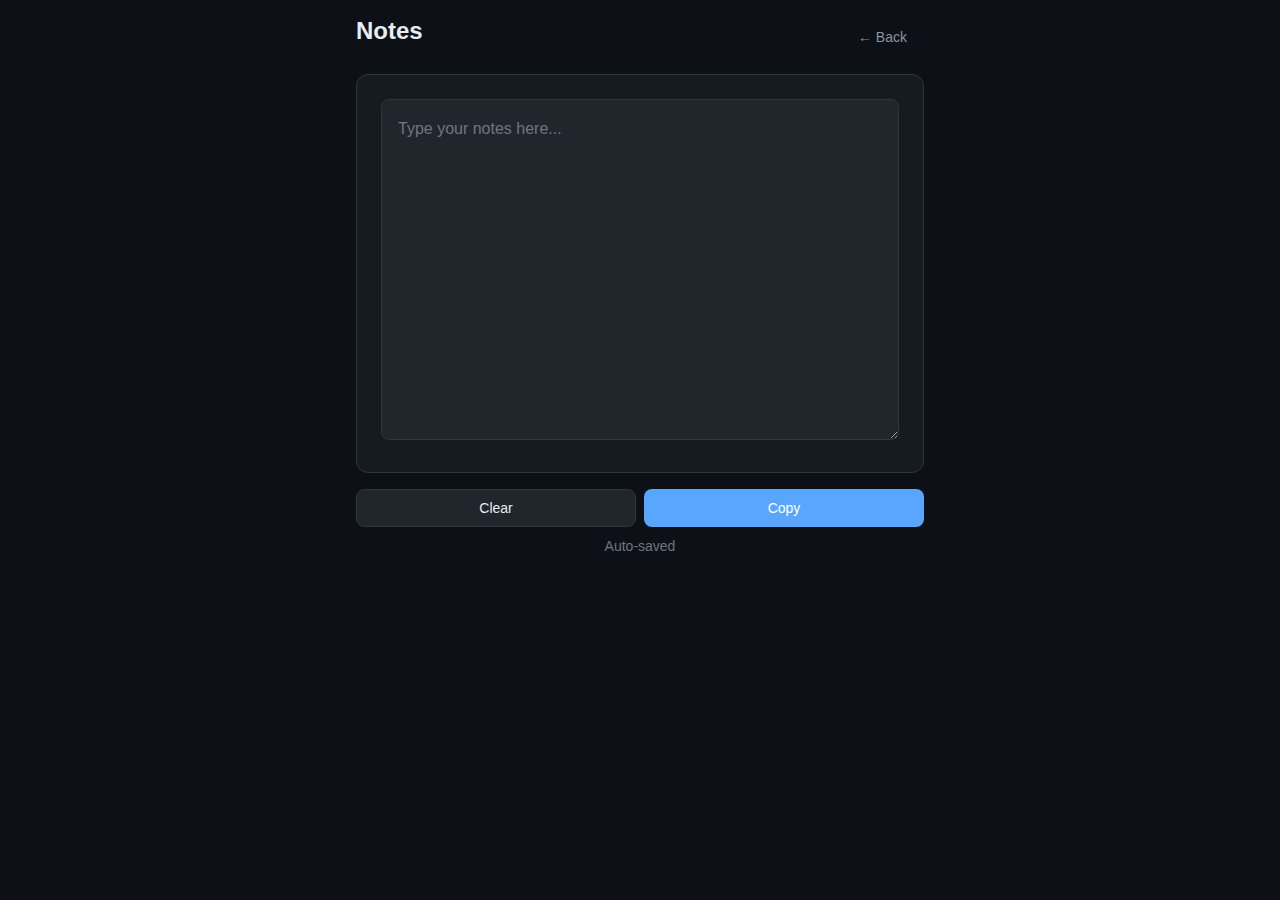
<file: notes.html>
<!DOCTYPE html>
<html lang="en">
<head>
    <meta charset="UTF-8">
    <meta name="viewport" content="width=device-width, initial-scale=1.0">
    <link rel="stylesheet" href="styles.css">
    <script src="theme.js"></script>
    <title>Notes - Event Tools</title>
</head>
<body>
    <div class="container" style="padding: 1rem; max-width: 600px;">
        <header class="flex items-center justify-between mb-4">
            <h1 style="font-size: 1.5rem;">Notes</h1>
            <button class="btn btn-ghost" onclick="window.location.href='index.html'">← Back</button>
        </header>

        <div class="card mb-4">
            <textarea id="notesArea" placeholder="Type your notes here..." rows="12" style="width: 100%; resize: vertical; min-height: 300px;"></textarea>
        </div>

        <div class="flex gap-2">
            <button class="btn btn-secondary" onclick="clearNotes()" style="flex: 1;">Clear</button>
            <button class="btn btn-primary" onclick="copyNotes()" style="flex: 1;">Copy</button>
        </div>

        <p id="saveStatus" class="text-muted text-sm text-center mt-2">Auto-saved</p>
    </div>

    <style>
        #notesArea {
            font-family: inherit;
            font-size: 1rem;
            line-height: 1.6;
            padding: 1rem;
            background: var(--bg-tertiary);
            border: 1px solid var(--border);
            border-radius: var(--radius-md);
            color: var(--text-primary);
        }

        #notesArea:focus {
            outline: none;
            border-color: var(--accent);
        }

        #notesArea::placeholder {
            color: var(--text-muted);
        }
    </style>

    <script>
        const notesArea = document.getElementById('notesArea');
        const saveStatus = document.getElementById('saveStatus');
        let saveTimeout;

        function init() {
            const saved = localStorage.getItem('eventToolsNotes');
            if (saved) {
                notesArea.value = saved;
            }
        }

        function save() {
            localStorage.setItem('eventToolsNotes', notesArea.value);
            saveStatus.textContent = 'Saved';
            setTimeout(() => {
                saveStatus.textContent = 'Auto-saved';
            }, 1000);
        }

        notesArea.addEventListener('input', () => {
            saveStatus.textContent = 'Saving...';
            clearTimeout(saveTimeout);
            saveTimeout = setTimeout(save, 500);
        });

        function clearNotes() {
            if (confirm('Clear all notes?')) {
                notesArea.value = '';
                save();
            }
        }

        function copyNotes() {
            notesArea.select();
            document.execCommand('copy');
            saveStatus.textContent = 'Copied!';
            setTimeout(() => {
                saveStatus.textContent = 'Auto-saved';
            }, 1500);
        }

        init();
    </script>
</body>
</html>
</file>
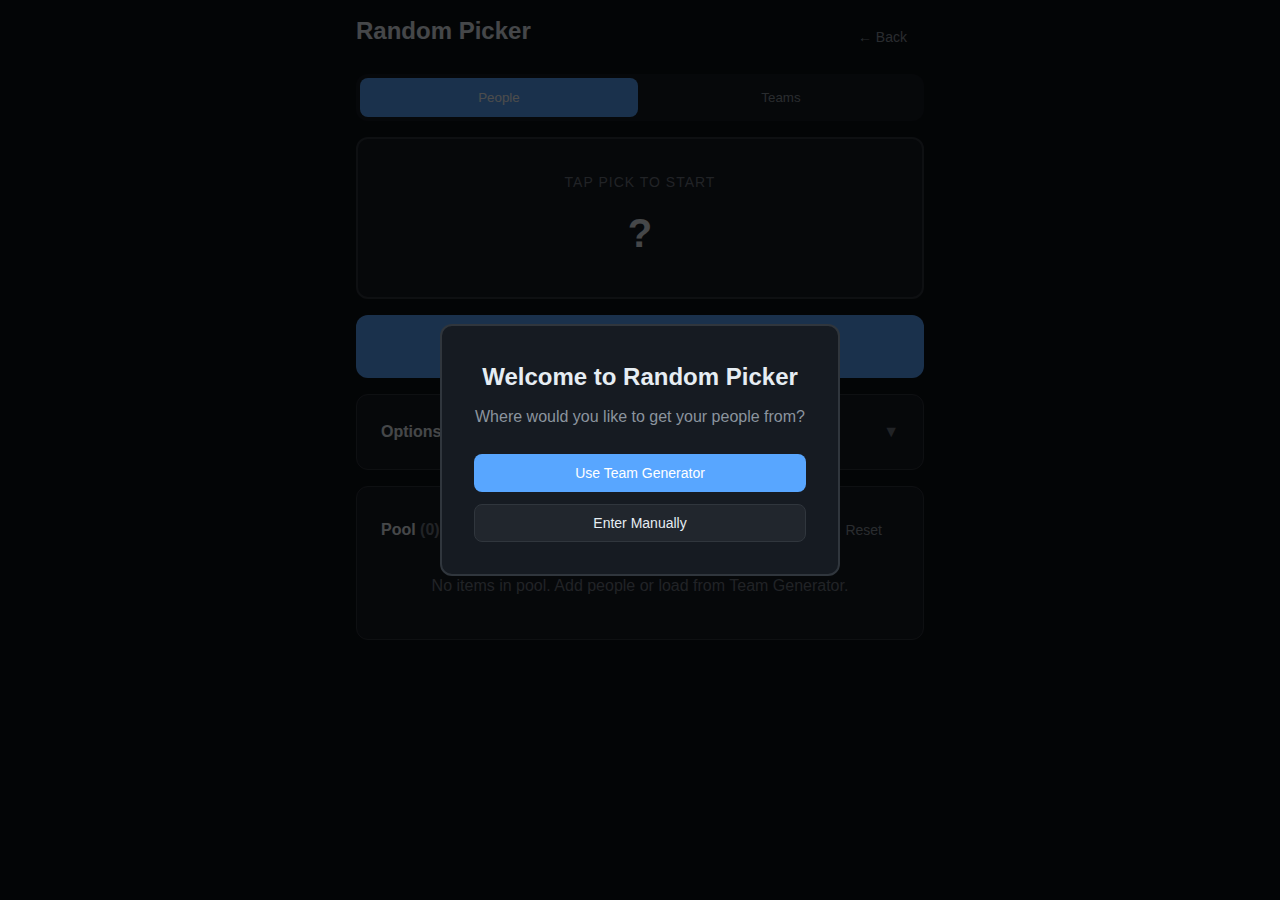
<file: picker.html>
<!DOCTYPE html>
<html lang="en">
<head>
    <meta charset="UTF-8">
    <meta name="viewport" content="width=device-width, initial-scale=1.0">
    <link rel="stylesheet" href="styles.css">
    <script src="theme.js"></script>
    <title>Random Picker - Event Tools</title>
</head>
<body>
    <div class="container" style="padding: 1rem; max-width: 600px;">
        <header class="flex items-center justify-between mb-4">
            <h1 style="font-size: 1.5rem;">Random Picker</h1>
            <button class="btn btn-ghost" onclick="window.location.href='index.html'">← Back</button>
        </header>

        <div class="mode-toggle mb-4">
            <button class="mode-btn active" id="peopleMode" onclick="setMode('people')">People</button>
            <button class="mode-btn" id="teamsMode" onclick="setMode('teams')">Teams</button>
        </div>

        <div id="welcomeModal" class="modal-overlay">
            <div class="modal-content">
                <div class="modal-title">Welcome to Random Picker</div>
                <div class="modal-text">Where would you like to get your people from?</div>
                <div class="modal-buttons">
                    <button class="btn btn-primary" onclick="useTeamGenData()">Use Team Generator</button>
                    <button class="btn btn-secondary" onclick="useManualEntry()">Enter Manually</button>
                </div>
            </div>
        </div>

        <div id="alertDisplay" class="alert-display" style="display: none;">
            <div class="alert-text" id="alertText"></div>
        </div>

        <div id="resultDisplay" class="result-display">
            <div class="result-label">Tap Pick to start</div>
            <div class="result-name" id="resultName">?</div>
        </div>

        <button class="pick-btn" id="pickBtn" onclick="pick()">Spin the Wheel</button>

        <div class="card mt-4">
            <div class="flex items-center justify-between" onclick="toggleOptions()" style="cursor: pointer;">
                <h3 style="font-size: 1rem; margin: 0;">Options</h3>
                <span id="optionsIcon" class="text-muted">▼</span>
            </div>
            <div id="optionsContent" style="display: none;" class="mt-2">
                <div id="peopleOptions">
                    <div class="flex items-center gap-2 mb-2">
                        <input type="checkbox" id="useTeamGen" onchange="toggleSource()">
                        <label for="useTeamGen" style="margin: 0;">Use participants from Team Generator</label>
                    </div>
                    <div id="manualEntry">
                        <label>Add people manually</label>
                        <textarea id="peopleInput" placeholder="Enter names, one per line" rows="4" style="width: 100%; resize: vertical;"></textarea>
                        <button class="btn btn-secondary mt-2" onclick="loadPeople()" style="width: 100%;">Load Names</button>
                    </div>
                </div>
                <div id="teamsOptions" style="display: none;">
                    <p class="text-muted text-sm mb-2">Uses teams from Team Generator</p>
                    <button class="btn btn-secondary" onclick="loadTeams()" style="width: 100%;">Reload Teams</button>
                </div>
                <div class="mt-4">
                    <div class="flex items-center gap-2">
                        <input type="checkbox" id="removeAfterPick">
                        <label for="removeAfterPick" style="margin: 0;">Remove after picking (no repeats)</label>
                    </div>
                </div>
            </div>
        </div>

        <div class="card mt-4">
            <div class="flex items-center justify-between mb-2">
                <h3 style="font-size: 1rem; margin: 0;">Pool <span class="text-muted">(<span id="poolCount">0</span>)</span></h3>
                <button class="btn btn-ghost text-sm" onclick="resetPool()">Reset</button>
            </div>
            <div id="poolList" class="pool-list"></div>
            <div id="emptyPool" class="text-muted text-center" style="padding: 1rem;">
                No items in pool. Add people or load from Team Generator.
            </div>
        </div>

        <div id="historySection" class="card mt-4" style="display: none;">
            <div class="flex items-center justify-between mb-2">
                <h3 style="font-size: 1rem; margin: 0;">History</h3>
                <button class="btn btn-ghost text-sm" onclick="clearHistory()">Clear</button>
            </div>
            <div id="historyList" class="history-list"></div>
        </div>
    </div>

    <style>
        .mode-toggle {
            display: flex;
            background: var(--bg-secondary);
            border-radius: var(--radius-lg);
            padding: 0.25rem;
            gap: 0.25rem;
        }
        
        .mode-btn {
            flex: 1;
            padding: 0.75rem;
            border: none;
            background: transparent;
            color: var(--text-secondary);
            font-weight: 500;
            border-radius: var(--radius-md);
            cursor: pointer;
            transition: all var(--transition);
        }
        
        .mode-btn.active {
            background: var(--accent);
            color: #fff;
        }
        
        .result-display {
            background: var(--bg-secondary);
            border: 2px solid var(--border);
            border-radius: var(--radius-lg);
            padding: 2rem;
            text-align: center;
            margin-bottom: 1rem;
            min-height: 150px;
            display: flex;
            flex-direction: column;
            justify-content: center;
            transition: all var(--transition);
        }
        
        .result-display.spinning {
            border-color: var(--accent);
            background: var(--accent-subtle);
        }
        
        .result-display.winner {
            border-color: var(--success);
            background: rgba(63, 185, 80, 0.1);
            animation: celebrate 0.5s ease-out;
        }
        
        @keyframes celebrate {
            0% { transform: scale(1); }
            50% { transform: scale(1.02); }
            100% { transform: scale(1); }
        }
        
        .result-label {
            font-size: 0.875rem;
            color: var(--text-muted);
            text-transform: uppercase;
            letter-spacing: 1px;
            margin-bottom: 0.5rem;
        }
        
        .result-name {
            font-size: 2.5rem;
            font-weight: 700;
            color: var(--text-primary);
            word-break: break-word;
        }
        
        .result-display.winner .result-name {
            color: var(--success);
        }
        
        .alert-display {
            background: var(--bg-secondary);
            border: 2px solid var(--error);
            border-radius: var(--radius-lg);
            padding: 1.5rem;
            text-align: center;
            margin-bottom: 1rem;
            animation: shake 0.5s ease-out;
        }
        
        .alert-text {
            font-size: 1rem;
            font-weight: 600;
            color: var(--error);
        }
        
        @keyframes shake {
            0%, 100% { transform: translateX(0); }
            20%, 60% { transform: translateX(-5px); }
            40%, 80% { transform: translateX(5px); }
        }
        
        .modal-overlay {
            position: fixed;
            top: 0;
            left: 0;
            right: 0;
            bottom: 0;
            background: rgba(0, 0, 0, 0.7);
            display: flex;
            align-items: center;
            justify-content: center;
            z-index: 1000;
            padding: 1rem;
        }
        
        .modal-content {
            background: var(--bg-secondary);
            border: 2px solid var(--border);
            border-radius: var(--radius-lg);
            padding: 2rem;
            text-align: center;
            max-width: 400px;
            width: 100%;
            animation: modalIn 0.3s ease-out;
        }
        
        @keyframes modalIn {
            from { opacity: 0; transform: scale(0.9); }
            to { opacity: 1; transform: scale(1); }
        }
        
        .modal-title {
            font-size: 1.5rem;
            font-weight: 700;
            color: var(--text-primary);
            margin-bottom: 0.5rem;
        }
        
        .modal-text {
            color: var(--text-secondary);
            margin-bottom: 1.5rem;
        }
        
        .modal-buttons {
            display: flex;
            flex-direction: column;
            gap: 0.75rem;
        }
        
        .pick-btn {
            width: 100%;
            padding: 1.25rem;
            font-size: 1.25rem;
            font-weight: 600;
            background: var(--accent);
            color: #fff;
            border: none;
            border-radius: var(--radius-lg);
            cursor: pointer;
            transition: all var(--transition);
        }
        
        .pick-btn:hover {
            background: var(--accent-hover);
        }
        
        .pick-btn:disabled {
            opacity: 0.5;
            cursor: not-allowed;
        }
        
        .pick-btn:active {
            transform: scale(0.98);
        }
        
        .pool-list {
            display: flex;
            flex-wrap: wrap;
            gap: 0.5rem;
        }
        
        .pool-item {
            padding: 0.375rem 0.75rem;
            background: var(--bg-tertiary);
            border: 1px solid var(--border);
            border-radius: 9999px;
            font-size: 0.875rem;
            color: var(--text-primary);
        }
        
        .pool-item.picked {
            opacity: 0.4;
            text-decoration: line-through;
        }
        
        .history-list {
            display: flex;
            flex-direction: column;
            gap: 0.5rem;
        }
        
        .history-item {
            display: flex;
            align-items: center;
            gap: 0.75rem;
            padding: 0.5rem 0;
            border-bottom: 1px solid var(--border-light);
        }
        
        .history-item:last-child {
            border-bottom: none;
        }
        
        .history-number {
            width: 24px;
            height: 24px;
            background: var(--bg-tertiary);
            border-radius: 50%;
            display: flex;
            align-items: center;
            justify-content: center;
            font-size: 0.75rem;
            color: var(--text-muted);
        }
        
        .history-name {
            font-weight: 500;
        }
    </style>

    <script>
        let mode = 'people';
        let pool = [];
        let originalPool = [];
        let peoplePool = [];
        let peopleOriginalPool = [];
        let history = [];
        let isSpinning = false;

        function setMode(newMode) {
            // Save current pool before switching
            if (mode === 'people') {
                peoplePool = [...pool];
                peopleOriginalPool = [...originalPool];
            }
            
            mode = newMode;
            document.getElementById('peopleMode').classList.toggle('active', mode === 'people');
            document.getElementById('teamsMode').classList.toggle('active', mode === 'teams');
            document.getElementById('peopleOptions').style.display = mode === 'people' ? 'block' : 'none';
            document.getElementById('teamsOptions').style.display = mode === 'teams' ? 'block' : 'none';
            
            if (mode === 'teams') {
                loadTeams();
            } else {
                // Restore people pool
                pool = [...peoplePool];
                originalPool = [...peopleOriginalPool];
                render();
            }
        }

        function toggleOptions() {
            const content = document.getElementById('optionsContent');
            const icon = document.getElementById('optionsIcon');
            const isHidden = content.style.display === 'none';
            content.style.display = isHidden ? 'block' : 'none';
            icon.textContent = isHidden ? '▲' : '▼';
        }

        function toggleSource() {
            const useTeamGen = document.getElementById('useTeamGen').checked;
            document.getElementById('manualEntry').style.display = useTeamGen ? 'none' : 'block';
            
            if (useTeamGen) {
                loadFromTeamGen();
            }
        }

        function showAlert(message) {
            const alertDisplay = document.getElementById('alertDisplay');
            document.getElementById('alertText').textContent = message;
            alertDisplay.style.display = 'block';
            alertDisplay.style.animation = 'none';
            alertDisplay.offsetHeight;
            alertDisplay.style.animation = 'shake 0.5s ease-out';
        }

        function hideAlert() {
            document.getElementById('alertDisplay').style.display = 'none';
        }

        function closeModal() {
            document.getElementById('welcomeModal').style.display = 'none';
        }

        function useTeamGenData() {
            closeModal();
            document.getElementById('useTeamGen').checked = true;
            document.getElementById('manualEntry').style.display = 'none';
            loadFromTeamGen();
        }

        function useManualEntry() {
            closeModal();
            document.getElementById('useTeamGen').checked = false;
            document.getElementById('manualEntry').style.display = 'block';
            toggleOptions();
        }

        function loadFromTeamGen() {
            const saved = localStorage.getItem('eventToolsTeams');
            if (!saved) {
                showAlert('No participants found in Team Generator!');
                document.getElementById('useTeamGen').checked = false;
                document.getElementById('manualEntry').style.display = 'block';
                return;
            }
            hideAlert();
            
            const teams = JSON.parse(saved);
            const allPeople = teams.flatMap(t => t.members);
            pool = [...allPeople];
            originalPool = [...allPeople];
            render();
        }

        function loadPeople() {
            const input = document.getElementById('peopleInput').value;
            const names = input.split('\n').map(n => n.trim()).filter(n => n);
            pool = [...names];
            originalPool = [...names];
            render();
        }

        function loadTeams() {
            const saved = localStorage.getItem('eventToolsTeams');
            if (!saved) {
                showAlert('No teams found! Generate teams in Team Generator first.');
                return;
            }
            hideAlert();
            
            const teams = JSON.parse(saved);
            pool = teams.map(t => t.name);
            originalPool = [...pool];
            render();
        }

        function pick() {
            if (pool.length === 0 || isSpinning) return;
            
            isSpinning = true;
            const display = document.getElementById('resultDisplay');
            const nameEl = document.getElementById('resultName');
            const btn = document.getElementById('pickBtn');
            
            display.classList.remove('winner');
            display.classList.add('spinning');
            btn.disabled = true;
            
            // Spinning animation
            let spins = 0;
            const totalSpins = 20;
            const spinInterval = setInterval(() => {
                const randomIdx = Math.floor(Math.random() * pool.length);
                nameEl.textContent = pool[randomIdx];
                spins++;
                
                if (spins >= totalSpins) {
                    clearInterval(spinInterval);
                    
                    // Final pick
                    const winnerIdx = Math.floor(Math.random() * pool.length);
                    const winner = pool[winnerIdx];
                    
                    nameEl.textContent = winner;
                    display.classList.remove('spinning');
                    display.classList.add('winner');
                    
                    // Add to history
                    history.unshift(winner);
                    
                    // Remove if option checked
                    if (document.getElementById('removeAfterPick').checked) {
                        pool.splice(winnerIdx, 1);
                    }
                    
                    isSpinning = false;
                    btn.disabled = false;
                    render();
                    
                    // Play sound
                    playWinSound();
                }
            }, 80);
        }

        function playWinSound() {
            const audioContext = new (window.AudioContext || window.webkitAudioContext)();
            
            [0, 100, 200].forEach((delay, i) => {
                setTimeout(() => {
                    const oscillator = audioContext.createOscillator();
                    const gainNode = audioContext.createGain();
                    
                    oscillator.connect(gainNode);
                    gainNode.connect(audioContext.destination);
                    
                    oscillator.frequency.value = 600 + (i * 200);
                    oscillator.type = 'sine';
                    
                    gainNode.gain.setValueAtTime(0.2, audioContext.currentTime);
                    gainNode.gain.exponentialRampToValueAtTime(0.01, audioContext.currentTime + 0.15);
                    
                    oscillator.start(audioContext.currentTime);
                    oscillator.stop(audioContext.currentTime + 0.15);
                }, delay);
            });
            
            if (navigator.vibrate) {
                navigator.vibrate([100, 50, 100]);
            }
        }

        function resetPool() {
            pool = [...originalPool];
            render();
        }

        function clearHistory() {
            history = [];
            render();
        }

        function render() {
            const poolList = document.getElementById('poolList');
            const poolCount = document.getElementById('poolCount');
            const emptyPool = document.getElementById('emptyPool');
            const historySection = document.getElementById('historySection');
            const historyList = document.getElementById('historyList');
            
            poolCount.textContent = pool.length;
            
            if (pool.length === 0 && originalPool.length === 0) {
                poolList.innerHTML = '';
                emptyPool.style.display = 'block';
            } else {
                emptyPool.style.display = 'none';
                poolList.innerHTML = originalPool.map(item => {
                    const isPicked = !pool.includes(item);
                    return `<span class="pool-item ${isPicked ? 'picked' : ''}">${item}</span>`;
                }).join('');
            }
            
            if (history.length > 0) {
                historySection.style.display = 'block';
                historyList.innerHTML = history.map((item, i) => `
                    <div class="history-item">
                        <span class="history-number">${i + 1}</span>
                        <span class="history-name">${item}</span>
                    </div>
                `).join('');
            } else {
                historySection.style.display = 'none';
            }
        }

        render();
    </script>
</body>
</html>
</file>
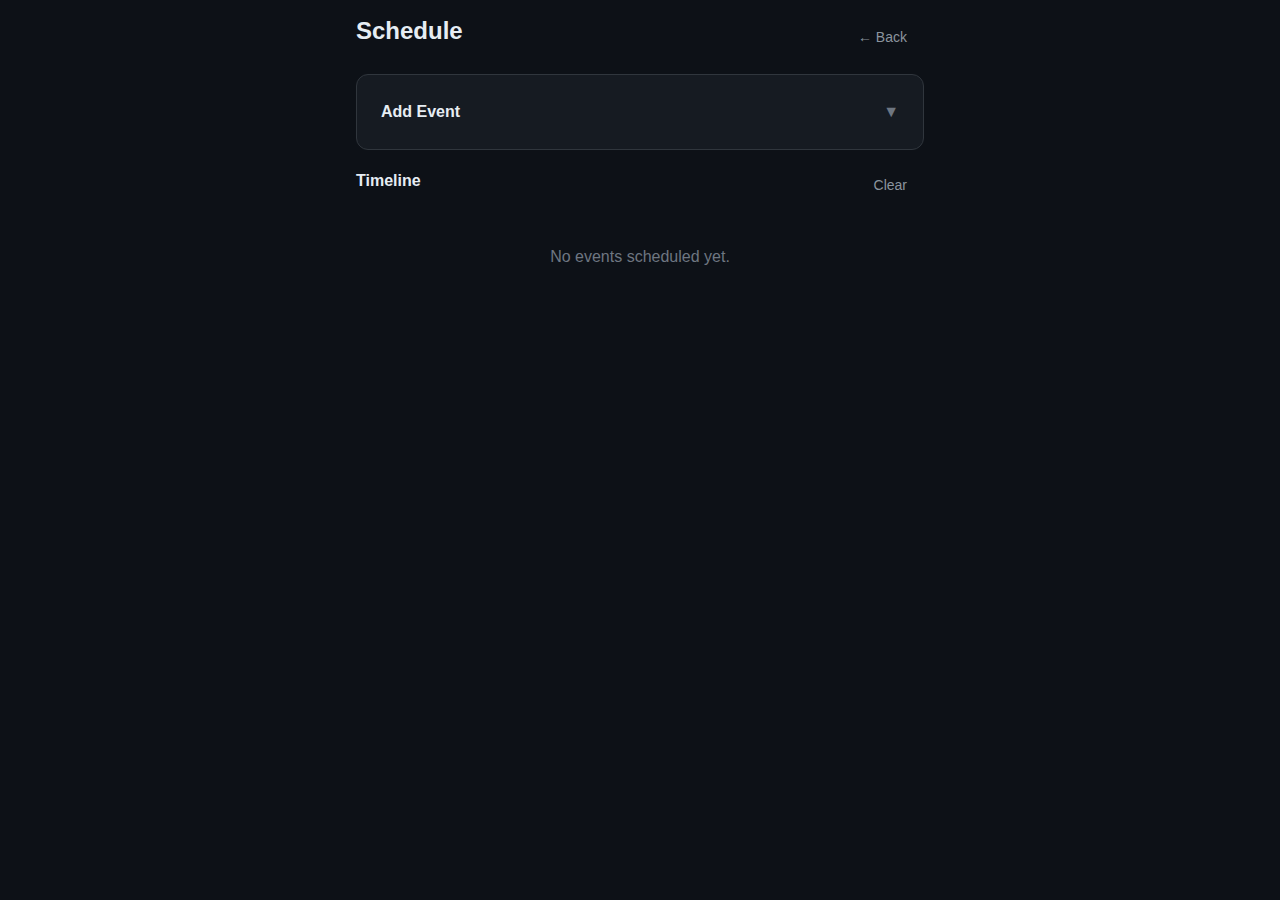
<file: schedule.html>
<!DOCTYPE html>
<html lang="en">
<head>
    <meta charset="UTF-8">
    <meta name="viewport" content="width=device-width, initial-scale=1.0">
    <link rel="stylesheet" href="styles.css">
    <script src="theme.js"></script>
    <title>Schedule - Event Tools</title>
</head>
<body>
    <div class="container" style="padding: 1rem; max-width: 600px;">
        <header class="flex items-center justify-between mb-4">
            <h1 style="font-size: 1.5rem;">Schedule</h1>
            <button class="btn btn-ghost" onclick="window.location.href='index.html'">← Back</button>
        </header>

        <div class="card mb-4">
            <div class="flex items-center justify-between" onclick="toggleAddForm()" style="cursor: pointer;">
                <h3 style="font-size: 1rem; margin: 0;">Add Event</h3>
                <span id="toggleIcon" class="text-muted">▼</span>
            </div>
            <div id="addEventForm" class="flex flex-col gap-2 mt-2" style="display: none;">
                <div id="formAlert" class="form-alert" style="display: none;">
                    <div class="form-alert-text">Please enter a time and title</div>
                </div>
                <div class="flex gap-2">
                    <div style="flex: 1;">
                        <label for="eventTime">Time</label>
                        <input type="time" id="eventTime">
                    </div>
                    <div style="flex: 1;">
                        <label for="eventDuration">Duration (min)</label>
                        <input type="number" id="eventDuration" value="30" min="5" step="5">
                    </div>
                </div>
                <div>
                    <label for="eventTitle">Title</label>
                    <input type="text" id="eventTitle" placeholder="e.g., Opening Ceremony">
                </div>
                <div>
                    <label for="eventLocation">Location (optional)</label>
                    <input type="text" id="eventLocation" placeholder="e.g., Main Hall">
                </div>
                <button class="btn btn-primary" onclick="addEvent()">Add to Schedule</button>
            </div>
        </div>

        <div class="flex items-center justify-between mb-2">
            <h3 style="font-size: 1rem;">Timeline</h3>
            <div class="flex gap-2">
                <button class="btn btn-ghost text-sm" onclick="clearSchedule()">Clear</button>
            </div>
        </div>

        <div id="scheduleList" class="schedule-list"></div>
        
        <div id="emptyState" class="text-muted text-center" style="padding: 2rem;">
            No events scheduled yet.
        </div>
    </div>

    <style>
        .schedule-list {
            display: flex;
            flex-direction: column;
            gap: 0;
        }
        
        .schedule-item {
            display: flex;
            gap: 1rem;
            padding: 1rem 0;
            border-bottom: 1px solid var(--border-light);
            position: relative;
        }
        
        .schedule-item:last-child {
            border-bottom: none;
        }
        
        .schedule-time {
            min-width: 70px;
            text-align: right;
        }
        
        .schedule-time-start {
            font-weight: 600;
            color: var(--text-primary);
            font-size: 1rem;
        }
        
        .schedule-time-end {
            font-size: 0.75rem;
            color: var(--text-muted);
        }
        
        .schedule-line {
            width: 3px;
            background: var(--border);
            border-radius: 2px;
            position: relative;
        }
        
        .schedule-item.current .schedule-line {
            background: var(--accent);
        }
        
        .schedule-item.past .schedule-line {
            background: var(--text-muted);
            opacity: 0.5;
        }
        
        .schedule-dot {
            width: 11px;
            height: 11px;
            background: var(--bg-tertiary);
            border: 3px solid var(--border);
            border-radius: 50%;
            position: absolute;
            left: -4px;
            top: 0;
        }
        
        .schedule-item.current .schedule-dot {
            background: var(--accent);
            border-color: var(--accent);
            box-shadow: 0 0 0 4px var(--accent-subtle);
        }
        
        .schedule-item.past .schedule-dot {
            background: var(--text-muted);
            border-color: var(--text-muted);
            opacity: 0.5;
        }
        
        .schedule-content {
            flex: 1;
            min-width: 0;
        }
        
        .schedule-title {
            font-weight: 600;
            color: var(--text-primary);
            margin-bottom: 0.25rem;
        }
        
        .schedule-item.past .schedule-title {
            color: var(--text-muted);
        }
        
        .schedule-item.current .schedule-title {
            color: var(--accent);
        }
        
        .schedule-location {
            font-size: 0.875rem;
            color: var(--text-muted);
        }
        
        .schedule-duration {
            font-size: 0.75rem;
            color: var(--text-muted);
            background: var(--bg-tertiary);
            padding: 0.125rem 0.5rem;
            border-radius: 9999px;
            display: inline-block;
            margin-top: 0.25rem;
        }
        
        .schedule-item.current {
            background: var(--accent-subtle);
            margin: 0 -1rem;
            padding: 1rem;
            border-radius: var(--radius-md);
        }
        
        .schedule-actions {
            opacity: 0;
            transition: opacity var(--transition);
        }
        
        .schedule-item:hover .schedule-actions {
            opacity: 1;
        }
        
        .delete-btn {
            background: none;
            border: none;
            color: var(--text-muted);
            cursor: pointer;
            padding: 0.25rem;
            font-size: 1.25rem;
        }
        
        .delete-btn:hover {
            color: var(--error);
        }
        
        .now-indicator {
            display: inline-block;
            font-size: 0.7rem;
            font-weight: 600;
            text-transform: uppercase;
            background: var(--accent);
            color: #fff;
            padding: 0.125rem 0.375rem;
            border-radius: 4px;
            margin-left: 0.5rem;
        }
        
        .form-alert {
            background: var(--bg-secondary);
            border: 2px solid var(--error);
            border-radius: var(--radius-lg);
            padding: 1rem;
            text-align: center;
            animation: shake 0.5s ease-out;
        }
        
        .form-alert-text {
            font-weight: 600;
            color: var(--error);
        }
        
        @keyframes shake {
            0%, 100% { transform: translateX(0); }
            20%, 60% { transform: translateX(-5px); }
            40%, 80% { transform: translateX(5px); }
        }
    </style>

    <script>
        let events = [];

        function init() {
            const saved = localStorage.getItem('eventToolsSchedule');
            if (saved) {
                events = JSON.parse(saved);
            }
            render();
            
            // Update current event every minute
            setInterval(render, 60000);
        }

        function save() {
            localStorage.setItem('eventToolsSchedule', JSON.stringify(events));
        }

        function addEvent() {
            const time = document.getElementById('eventTime').value;
            const duration = parseInt(document.getElementById('eventDuration').value) || 30;
            const title = document.getElementById('eventTitle').value.trim();
            const location = document.getElementById('eventLocation').value.trim();

            if (!time || !title) {
                showFormAlert();
                return;
            }
            hideFormAlert();

            events.push({
                id: Date.now(),
                time,
                duration,
                title,
                location
            });

            events.sort((a, b) => a.time.localeCompare(b.time));
            save();
            render();

            // Clear form
            document.getElementById('eventTitle').value = '';
            document.getElementById('eventLocation').value = '';
        }

        function toggleAddForm() {
            const form = document.getElementById('addEventForm');
            const icon = document.getElementById('toggleIcon');
            const isHidden = form.style.display === 'none';
            form.style.display = isHidden ? 'flex' : 'none';
            icon.textContent = isHidden ? '▲' : '▼';
        }

        function showFormAlert() {
            const alert = document.getElementById('formAlert');
            alert.style.display = 'block';
            alert.style.animation = 'none';
            alert.offsetHeight;
            alert.style.animation = 'shake 0.5s ease-out';
        }

        function hideFormAlert() {
            document.getElementById('formAlert').style.display = 'none';
        }

        function deleteEvent(id) {
            events = events.filter(e => e.id !== id);
            save();
            render();
        }

        function clearSchedule() {
            if (confirm('Clear entire schedule?')) {
                events = [];
                save();
                render();
            }
        }

        function formatTime(timeStr) {
            const [hours, minutes] = timeStr.split(':');
            const h = parseInt(hours);
            const ampm = h >= 12 ? 'PM' : 'AM';
            const h12 = h % 12 || 12;
            return `${h12}:${minutes} ${ampm}`;
        }

        function getEndTime(timeStr, duration) {
            const [hours, minutes] = timeStr.split(':').map(Number);
            const totalMinutes = hours * 60 + minutes + duration;
            const endHours = Math.floor(totalMinutes / 60) % 24;
            const endMinutes = totalMinutes % 60;
            return `${String(endHours).padStart(2, '0')}:${String(endMinutes).padStart(2, '0')}`;
        }

        function getEventStatus(event) {
            const now = new Date();
            const nowMinutes = now.getHours() * 60 + now.getMinutes();
            
            const [startH, startM] = event.time.split(':').map(Number);
            const startMinutes = startH * 60 + startM;
            const endMinutes = startMinutes + event.duration;

            if (nowMinutes >= startMinutes && nowMinutes < endMinutes) {
                return 'current';
            } else if (nowMinutes >= endMinutes) {
                return 'past';
            }
            return 'upcoming';
        }

        function render() {
            const list = document.getElementById('scheduleList');
            const emptyState = document.getElementById('emptyState');

            if (events.length === 0) {
                list.innerHTML = '';
                emptyState.style.display = 'block';
                return;
            }

            emptyState.style.display = 'none';

            list.innerHTML = events.map(event => {
                const status = getEventStatus(event);
                const endTime = getEndTime(event.time, event.duration);
                
                return `
                    <div class="schedule-item ${status}">
                        <div class="schedule-time">
                            <div class="schedule-time-start">${formatTime(event.time)}</div>
                            <div class="schedule-time-end">→ ${formatTime(endTime)}</div>
                        </div>
                        <div class="schedule-line">
                            <div class="schedule-dot"></div>
                        </div>
                        <div class="schedule-content">
                            <div class="schedule-title">
                                ${event.title}
                                ${status === 'current' ? '<span class="now-indicator">Now</span>' : ''}
                            </div>
                            ${event.location ? `<div class="schedule-location">${event.location}</div>` : ''}
                            <span class="schedule-duration">${event.duration} min</span>
                        </div>
                        <div class="schedule-actions">
                            <button class="delete-btn" onclick="deleteEvent(${event.id})">&times;</button>
                        </div>
                    </div>
                `;
            }).join('');
        }

        init();
    </script>
</body>
</html>
</file>
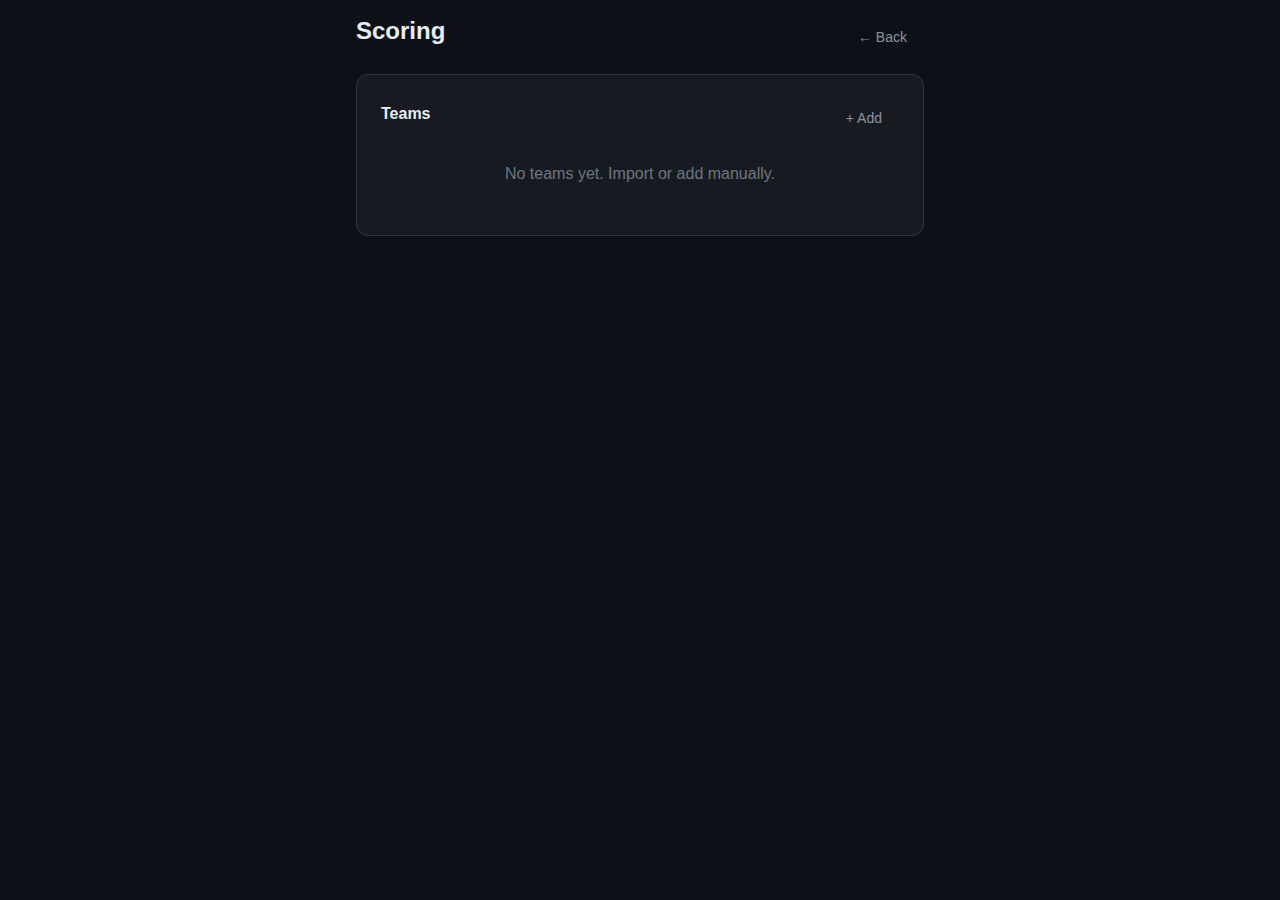
<file: scoring.html>
<!DOCTYPE html>
<html lang="en">
<head>
    <meta charset="UTF-8">
    <meta name="viewport" content="width=device-width, initial-scale=1.0">
    <link rel="stylesheet" href="styles.css">
    <script src="theme.js"></script>
    <title>Scoring - Event Tools</title>
</head>
<body>
    <div class="container" style="padding: 1rem; max-width: 600px;">
        <header class="flex items-center justify-between mb-4">
            <h1 style="font-size: 1.5rem;">Scoring</h1>
            <button class="btn btn-ghost" onclick="window.location.href='index.html'">← Back</button>
        </header>

        <div class="card mb-4">
            <div class="flex flex-col gap-2">
                <div class="flex items-center justify-between">
                    <h3 style="font-size: 1rem;">Teams</h3>
                    <button class="btn btn-ghost" onclick="addTeam()">+ Add</button>
                </div>
                <button class="btn btn-secondary" id="importBtn" onclick="importFromTeamGen()" style="width: 100%;">Import from Team Generator</button>
            </div>
            <div id="noTeams" class="text-muted text-center" style="padding: 1.5rem;">
                No teams yet. Import or add manually.
            </div>
        </div>

        <div id="scoreboard" class="scoreboard-grid"></div>

        <div id="actionsBar" class="actions-bar" style="display: none;">
            <button class="btn btn-ghost action-btn" id="undoBtn" onclick="undo()" style="display: none;">↩ Undo</button>
            <button class="btn btn-primary action-btn" onclick="addRound()">+ Round</button>
            <button class="btn btn-secondary action-btn" id="removeRoundBtn" onclick="removeRound()">− Round</button>
            <button class="btn btn-secondary action-btn" onclick="resetScores()">Reset</button>
            <button class="btn btn-ghost action-btn" onclick="clearAll()">Clear</button>
        </div>
    </div>

    <style>
        .scoreboard-grid {
            display: flex;
            flex-direction: column;
            gap: 0.75rem;
            padding-bottom: 5rem;
        }
        
        .team-card {
            background: var(--bg-secondary);
            border: 1px solid var(--border);
            border-radius: var(--radius-lg);
            padding: 1rem;
            transition: all var(--transition);
        }
        
        .team-card.leader {
            border-color: var(--success);
            background: rgba(63, 185, 80, 0.08);
        }
        
        .team-header {
            display: flex;
            align-items: center;
            justify-content: space-between;
            margin-bottom: 0.75rem;
        }
        
        .team-name-input {
            background: transparent;
            border: none;
            font-weight: 600;
            color: var(--text-primary);
            font-size: 1.1rem;
            padding: 0;
            flex: 1;
            min-width: 0;
        }
        
        .team-name-input:focus {
            outline: none;
            border-bottom: 1px solid var(--accent);
        }
        
        .team-total {
            font-size: 1.75rem;
            font-weight: 700;
            color: var(--accent);
            margin-left: 0.5rem;
        }
        
        .team-card.leader .team-total {
            color: var(--success);
        }
        
        .rounds-grid {
            display: grid;
            grid-template-columns: repeat(auto-fill, minmax(70px, 1fr));
            gap: 0.5rem;
        }
        
        .round-item {
            display: flex;
            flex-direction: column;
            align-items: center;
        }
        
        .round-label {
            font-size: 0.7rem;
            color: var(--text-muted);
            margin-bottom: 0.25rem;
            text-transform: uppercase;
            letter-spacing: 0.5px;
        }
        
        .round-input {
            width: 100%;
            text-align: center;
            padding: 0.75rem 0.5rem;
            font-size: 1.1rem;
            font-weight: 600;
            border-radius: var(--radius-md);
        }
        
        .remove-btn {
            background: none;
            border: none;
            color: var(--text-muted);
            cursor: pointer;
            padding: 0.5rem;
            font-size: 1.25rem;
            line-height: 1;
            margin-left: 0.5rem;
        }
        
        .remove-btn:hover {
            color: var(--error);
        }
        
        .actions-bar {
            position: fixed;
            bottom: 0;
            left: 0;
            right: 0;
            background: var(--bg-secondary);
            border-top: 1px solid var(--border);
            padding: 0.75rem 1rem;
            display: flex;
            gap: 0.5rem;
            justify-content: center;
        }
        
        .action-btn {
            flex: 1;
            max-width: 120px;
            padding: 0.75rem 0.5rem;
            font-size: 0.875rem;
        }
        
        .no-rounds-msg {
            text-align: center;
            color: var(--text-muted);
            font-size: 0.875rem;
            padding: 0.5rem;
            background: var(--bg-tertiary);
            border-radius: var(--radius-sm);
        }
        
        .rank-badge {
            font-size: 0.7rem;
            padding: 0.2rem 0.5rem;
            background: var(--bg-tertiary);
            border-radius: 9999px;
            color: var(--text-muted);
            margin-right: 0.5rem;
        }
        
        .team-card.leader .rank-badge {
            background: var(--success);
            color: #fff;
        }
    </style>

    <script>
        let teams = [];
        let rounds = 0;
        let undoStack = [];
        const MAX_UNDO = 20;

        function saveState() {
            undoStack.push(JSON.stringify({ teams: JSON.parse(JSON.stringify(teams)), rounds }));
            if (undoStack.length > MAX_UNDO) undoStack.shift();
            updateUndoButton();
        }

        function undo() {
            if (undoStack.length === 0) return;
            const state = JSON.parse(undoStack.pop());
            teams = state.teams;
            rounds = state.rounds;
            save();
            render();
            updateUndoButton();
        }

        function updateUndoButton() {
            const btn = document.getElementById('undoBtn');
            if (btn) btn.style.display = undoStack.length > 0 ? 'block' : 'none';
        }

        function init() {
            const saved = localStorage.getItem('eventToolsScoring');
            if (saved) {
                const data = JSON.parse(saved);
                teams = data.teams || [];
                rounds = data.rounds || 0;
            }
            render();
        }

        function save() {
            localStorage.setItem('eventToolsScoring', JSON.stringify({ teams, rounds }));
        }

        function importFromTeamGen() {
            const savedTeams = localStorage.getItem('eventToolsTeams');
            if (!savedTeams) {
                alert('No teams found! Generate teams in Team Generator first.');
                return;
            }
            
            const teamsData = JSON.parse(savedTeams);
            teams = teamsData.map(t => ({
                name: t.name,
                scores: Array(rounds).fill(0)
            }));
            save();
            render();
        }

        function addTeam() {
            saveState();
            teams.push({
                name: `Team ${teams.length + 1}`,
                scores: Array(rounds).fill(0)
            });
            save();
            render();
        }

        function removeTeam(index) {
            if (confirm(`Remove ${teams[index].name}?`)) {
                saveState();
                teams.splice(index, 1);
                save();
                render();
            }
        }

        function updateTeamName(index, name) {
            saveState();
            teams[index].name = name;
            save();
        }

        function updateScore(teamIndex, roundIndex, value) {
            saveState();
            teams[teamIndex].scores[roundIndex] = parseInt(value) || 0;
            save();
            render();
        }

        function addRound() {
            saveState();
            rounds++;
            teams.forEach(team => team.scores.push(0));
            save();
            render();
        }

        function removeRound() {
            if (rounds > 0) {
                saveState();
                rounds--;
                teams.forEach(team => team.scores.pop());
                save();
                render();
            }
        }

        function resetScores() {
            if (confirm('Reset all scores to 0?')) {
                saveState();
                teams.forEach(team => {
                    team.scores = team.scores.map(() => 0);
                });
                save();
                render();
            }
        }

        function clearAll() {
            if (confirm('Clear all teams and scores?')) {
                teams = [];
                rounds = 0;
                localStorage.removeItem('eventToolsScoring');
                render();
            }
        }

        function getTotal(team) {
            return team.scores.reduce((sum, s) => sum + s, 0);
        }

        function render() {
            const scoreboard = document.getElementById('scoreboard');
            const noTeams = document.getElementById('noTeams');
            const actionsBar = document.getElementById('actionsBar');
            const importBtn = document.getElementById('importBtn');

            const hasTeamGenTeams = !!localStorage.getItem('eventToolsTeams');
            importBtn.style.display = hasTeamGenTeams ? 'block' : 'none';

            if (teams.length === 0) {
                noTeams.style.display = 'block';
                scoreboard.innerHTML = '';
                actionsBar.style.display = 'none';
                return;
            }

            noTeams.style.display = 'none';
            actionsBar.style.display = 'flex';
            
            const removeRoundBtn = document.getElementById('removeRoundBtn');
            removeRoundBtn.style.display = rounds > 0 ? 'block' : 'none';

            // Sort teams by score for ranking
            const sortedTeams = teams.map((t, i) => ({ ...t, originalIndex: i, total: getTotal(t) }))
                .sort((a, b) => b.total - a.total);
            
            const maxScore = sortedTeams[0]?.total || 0;

            // Render team cards
            scoreboard.innerHTML = teams.map((team, i) => {
                const total = getTotal(team);
                const isLeader = total === maxScore && total > 0;
                const rank = sortedTeams.findIndex(t => t.originalIndex === i) + 1;
                
                return `
                    <div class="team-card ${isLeader ? 'leader' : ''}">
                        <div class="team-header">
                            <span class="rank-badge">#${rank}</span>
                            <input type="text" class="team-name-input" value="${team.name}" 
                                onchange="updateTeamName(${i}, this.value)">
                            <span class="team-total">${total}</span>
                            <button class="remove-btn" onclick="removeTeam(${i})">&times;</button>
                        </div>
                        ${rounds > 0 ? `
                            <div class="rounds-grid">
                                ${team.scores.map((score, r) => `
                                    <div class="round-item">
                                        <span class="round-label">R${r + 1}</span>
                                        <input type="number" class="round-input" value="${score}" 
                                            onchange="updateScore(${i}, ${r}, this.value)">
                                    </div>
                                `).join('')}
                            </div>
                        ` : `
                            <div class="no-rounds-msg">Tap "+ Round" to start scoring</div>
                        `}
                    </div>
                `;
            }).join('');
        }

        init();
    </script>
</body>
</html>
</file>
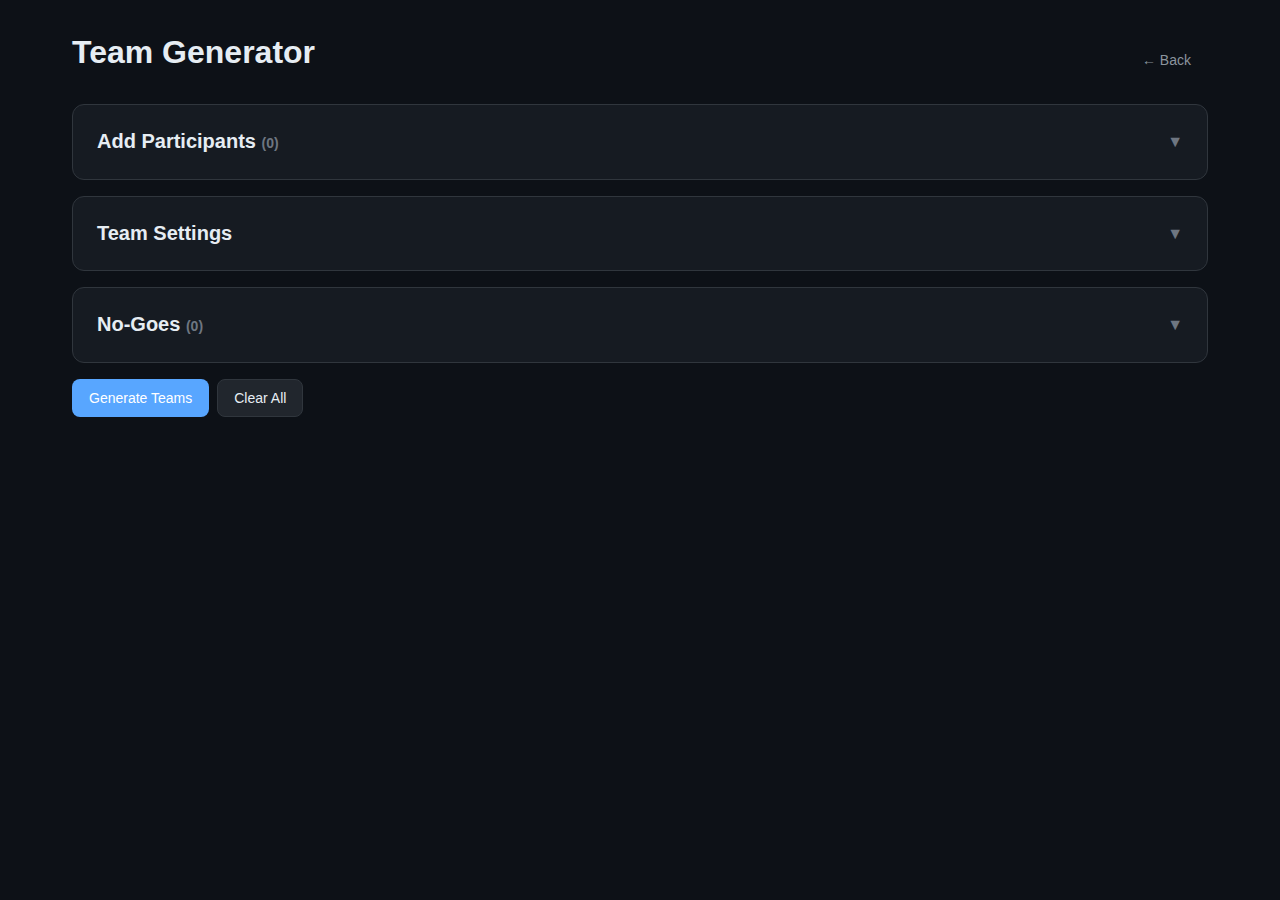
<file: teamgen.html>
<!DOCTYPE html>
<html lang="en">
<head>
    <meta charset="UTF-8">
    <meta name="viewport" content="width=device-width, initial-scale=1.0">
    <link rel="stylesheet" href="styles.css">
    <script src="theme.js"></script>
    <title>Team Generator - Event Tools</title>
</head>
<body>
    <div class="container">
        <header class="flex items-center justify-between mb-4">
            <h1>Team Generator</h1>
            <button class="btn btn-ghost" onclick="window.location.href='index.html'">← Back</button>
        </header>

        <div class="card mb-4">
            <div class="flex items-center justify-between" onclick="toggleSection('participants')" style="cursor: pointer;">
                <h3 style="margin: 0;">Add Participants <span class="text-muted text-sm">(<span id="participantCount">0</span>)</span></h3>
                <span id="participantsIcon" class="text-muted">▼</span>
            </div>
            <div id="participantsContent" style="display: none;" class="mt-2">
                <div class="flex items-center justify-between mb-2">
                    <div></div>
                    <button class="btn btn-ghost text-sm" onclick="event.stopPropagation(); toggleBulkMode()" id="bulkToggle">Bulk Add</button>
                </div>
                <div id="singleMode" class="flex gap-2">
                    <input type="text" id="nameInput" placeholder="Enter participant name" onkeypress="if(event.key === 'Enter') addParticipant()">
                    <button class="btn btn-primary" onclick="addParticipant()">Add</button>
                </div>
                <div id="bulkMode" style="display: none;">
                    <textarea id="bulkInput" placeholder="Enter names, one per line" rows="5" style="width: 100%; resize: vertical;"></textarea>
                    <button class="btn btn-primary mt-2" onclick="addBulkParticipants()" style="width: 100%;">Add All</button>
                </div>
                <div id="participantList" class="mt-4 flex gap-2" style="flex-wrap: wrap;"></div>
            </div>
        </div>

        <div class="card mb-4">
            <div class="flex items-center justify-between" onclick="toggleSection('settings')" style="cursor: pointer;">
                <h3 style="margin: 0;">Team Settings</h3>
                <span id="settingsIcon" class="text-muted">▼</span>
            </div>
            <div id="settingsContent" style="display: none;" class="mt-2">
                <div class="flex gap-4" style="flex-wrap: wrap;">
                    <div style="flex: 1; min-width: 200px;">
                        <label for="teamCount">Number of Teams</label>
                        <input type="number" id="teamCount" value="2" min="2" max="20">
                    </div>
                    <div style="flex: 1; min-width: 200px;">
                        <label for="teamNamePrefix">Team Name Prefix</label>
                        <input type="text" id="teamNamePrefix" value="Team" placeholder="e.g., Team, Group">
                    </div>
                </div>
            </div>
        </div>

        <div class="card mb-4">
            <div class="flex items-center justify-between" onclick="toggleSection('nogoes')" style="cursor: pointer;">
                <h3 style="margin: 0;">No-Goes <span class="text-muted text-sm">(<span id="nogoCount">0</span>)</span></h3>
                <span id="nogoesIcon" class="text-muted">▼</span>
            </div>
            <div id="nogoesContent" style="display: none;" class="mt-2">
                <p class="text-muted text-sm mb-2">People who shouldn't be on the same team</p>
                <div id="nogoSelection" class="nogo-selection mb-2"></div>
                <button class="btn btn-secondary" onclick="addNoGo()" style="width: 100%;">Add No-Go Group</button>
                <div id="nogoList" class="mt-4 flex flex-col gap-2"></div>
            </div>
        </div>

        <div class="flex gap-2 mb-4">
            <button class="btn btn-primary" onclick="generateTeams()">Generate Teams</button>
            <button class="btn btn-secondary" onclick="clearAll()">Clear All</button>
        </div>

        <div id="teamsOutput" class="teams-grid"></div>

    </div>

    <style>
        .teams-grid {
            display: grid;
            grid-template-columns: repeat(auto-fill, minmax(280px, 1fr));
            gap: 1rem;
        }
        .team-card {
            background: var(--bg-secondary);
            border: 1px solid var(--border);
            border-radius: var(--radius-lg);
            padding: 1.25rem;
        }
        .team-card h4 {
            color: var(--accent);
            margin-bottom: 0.75rem;
            padding-bottom: 0.5rem;
            border-bottom: 1px solid var(--border-light);
        }
        .team-member {
            padding: 0.5rem 0;
            color: var(--text-secondary);
            border-bottom: 1px solid var(--border-light);
        }
        .team-member:last-child {
            border-bottom: none;
        }
        .participant-tag {
            display: inline-flex;
            align-items: center;
            gap: 0.5rem;
            padding: 0.375rem 0.75rem;
            background: var(--bg-tertiary);
            border: 1px solid var(--border);
            border-radius: 9999px;
            font-size: 0.875rem;
            color: var(--text-primary);
        }
        .participant-tag button {
            background: none;
            border: none;
            color: var(--text-muted);
            cursor: pointer;
            padding: 0;
            font-size: 1rem;
            line-height: 1;
        }
        .participant-tag button:hover {
            color: var(--error);
        }
        .nogo-select {
            flex: 1;
            min-width: 100px;
        }
        .nogo-selection {
            display: flex;
            flex-wrap: wrap;
            gap: 0.5rem;
        }
        .nogo-checkbox {
            display: flex;
            align-items: center;
            gap: 0.375rem;
            padding: 0.375rem 0.625rem;
            background: var(--bg-tertiary);
            border: 1px solid var(--border);
            border-radius: var(--radius-sm);
            font-size: 0.875rem;
            cursor: pointer;
            transition: all var(--transition);
        }
        .nogo-checkbox:has(input:checked) {
            background: rgba(248, 81, 73, 0.15);
            border-color: var(--error);
            color: var(--error);
        }
        .nogo-checkbox input {
            width: auto;
            margin: 0;
        }
        .nogo-tag {
            display: inline-flex;
            align-items: center;
            gap: 0.5rem;
            padding: 0.375rem 0.75rem;
            background: rgba(248, 81, 73, 0.15);
            border: 1px solid var(--error);
            border-radius: 9999px;
            font-size: 0.875rem;
            color: var(--error);
        }
        .nogo-tag button {
            background: none;
            border: none;
            color: var(--error);
            cursor: pointer;
            padding: 0;
            font-size: 1rem;
            line-height: 1;
            opacity: 0.7;
        }
        .nogo-tag button:hover {
            opacity: 1;
        }
    </style>

    <script>
        let participants = [];
        let noGoes = [];
        let bulkMode = false;

        const savedParticipants = localStorage.getItem('eventToolsParticipants');
        if (savedParticipants) {
            participants = JSON.parse(savedParticipants);
            updateParticipantDisplay();
        }

        const savedNoGoes = localStorage.getItem('eventToolsNoGoes');
        if (savedNoGoes) {
            try { noGoes = JSON.parse(savedNoGoes); updateNoGoDisplay(); } catch (e) {}
        }

        function toggleSection(section) {
            const content = document.getElementById(section + 'Content');
            const icon = document.getElementById(section + 'Icon');
            const isHidden = content.style.display === 'none';
            content.style.display = isHidden ? 'block' : 'none';
            icon.textContent = isHidden ? '▲' : '▼';
        }

        function toggleBulkMode() {
            bulkMode = !bulkMode;
            document.getElementById('singleMode').style.display = bulkMode ? 'none' : 'flex';
            document.getElementById('bulkMode').style.display = bulkMode ? 'block' : 'none';
            document.getElementById('bulkToggle').textContent = bulkMode ? 'Single Add' : 'Bulk Add';
        }

        function addParticipant() {
            const input = document.getElementById('nameInput');
            const name = input.value.trim();
            
            if (name && !participants.includes(name)) {
                participants.push(name);
                updateParticipantDisplay();
                input.value = '';
            }
            input.focus();
        }

        function addBulkParticipants() {
            const textarea = document.getElementById('bulkInput');
            const names = textarea.value.split('\n')
                .map(n => n.trim())
                .filter(n => n && !participants.includes(n));
            
            participants.push(...names);
            updateParticipantDisplay();
            textarea.value = '';
        }

        function removeParticipant(name) {
            participants = participants.filter(p => p !== name);
            updateParticipantDisplay();
        }

        function updateParticipantDisplay() {
            const list = document.getElementById('participantList');
            const count = document.getElementById('participantCount');
            
            list.innerHTML = participants.map(name => `
                <span class="participant-tag">
                    ${name}
                    <button onclick="removeParticipant('${name}')">&times;</button>
                </span>
            `).join('');
            
            count.textContent = participants.length;
            localStorage.setItem('eventToolsParticipants', JSON.stringify(participants));
            updateNoGoSelects();
        }

        function updateNoGoSelects() {
            const container = document.getElementById('nogoSelection');
            
            container.innerHTML = participants.map(p => `
                <label class="nogo-checkbox">
                    <input type="checkbox" value="${p}">
                    ${p}
                </label>
            `).join('');
        }

        function getSelectedNoGos() {
            const checkboxes = document.querySelectorAll('#nogoSelection input:checked');
            return Array.from(checkboxes).map(cb => cb.value);
        }

        function clearNoGoSelection() {
            document.querySelectorAll('#nogoSelection input').forEach(cb => cb.checked = false);
        }

        function addNoGo() {
            const selected = getSelectedNoGos();
            
            if (selected.length < 2) {
                alert('Select at least 2 people');
                return;
            }
            
            // Check if this exact group already exists
            const sortedSelected = [...selected].sort();
            const exists = noGoes.some(group => {
                const sortedGroup = [...group].sort();
                return sortedGroup.length === sortedSelected.length &&
                    sortedGroup.every((p, i) => p === sortedSelected[i]);
            });
            
            if (exists) {
                alert('This group already added');
                return;
            }
            
            noGoes.push(selected);
            updateNoGoDisplay();
            localStorage.setItem('eventToolsNoGoes', JSON.stringify(noGoes));
            clearNoGoSelection();
        }

        function removeNoGo(index) {
            noGoes.splice(index, 1);
            updateNoGoDisplay();
            localStorage.setItem('eventToolsNoGoes', JSON.stringify(noGoes));
        }

        function updateNoGoDisplay() {
            const list = document.getElementById('nogoList');
            const count = document.getElementById('nogoCount');
            
            list.innerHTML = noGoes.map((group, i) => `
                <span class="nogo-tag">
                    ${group.join(' ✕ ')}
                    <button onclick="removeNoGo(${i})">&times;</button>
                </span>
            `).join('');
            
            count.textContent = noGoes.length;
            localStorage.setItem('eventToolsNoGoes', JSON.stringify(noGoes));
        }

        function areNoGo(person1, person2) {
            return noGoes.some(group => 
                group.includes(person1) && group.includes(person2)
            );
        }

        function generateTeams() {
            const teamCount = parseInt(document.getElementById('teamCount').value) || 2;
            const prefix = document.getElementById('teamNamePrefix').value || 'Team';
            const output = document.getElementById('teamsOutput');

            if (participants.length < teamCount) {
                alert('Not enough participants for the number of teams!');
                return;
            }

            // Shuffle participants
            const shuffled = [...participants].sort(() => Math.random() - 0.5);
            
            // Create teams respecting no-goes
            const teams = Array.from({ length: teamCount }, () => []);
            
            for (const person of shuffled) {
                // Find a team where this person has no conflicts
                let placed = false;
                
                // Try each team, starting with the smallest
                const teamOrder = teams
                    .map((t, i) => ({ team: t, index: i }))
                    .sort((a, b) => a.team.length - b.team.length);
                
                for (const { team, index } of teamOrder) {
                    const hasConflict = team.some(member => areNoGo(person, member));
                    if (!hasConflict) {
                        teams[index].push(person);
                        placed = true;
                        break;
                    }
                }
                
                // If couldn't place without conflict, put in smallest team anyway
                if (!placed) {
                    const smallestIdx = teamOrder[0].index;
                    teams[smallestIdx].push(person);
                    console.warn(`Could not avoid conflict for ${person}`);
                }
            }

            // Render teams
            output.innerHTML = teams.map((team, i) => `
                <div class="team-card">
                    <h4>${prefix} ${i + 1}</h4>
                    ${team.map(member => `<div class="team-member">${member}</div>`).join('')}
                    <p class="text-muted text-sm mt-2">${team.length} members</p>
                </div>
            `).join('');

            // Save teams to localStorage for scoring page
            const teamsData = teams.map((members, i) => ({
                name: `${prefix} ${i + 1}`,
                members: members
            }));
            localStorage.setItem('eventToolsTeams', JSON.stringify(teamsData));
        }

        function clearAll() {
            participants = [];
            noGoes = [];
            updateParticipantDisplay();
            updateNoGoDisplay();
            document.getElementById('teamsOutput').innerHTML = '';
            localStorage.removeItem('eventToolsParticipants');
            localStorage.removeItem('eventToolsNoGoes');
        }


    </script>
</body>
</html>
</file>
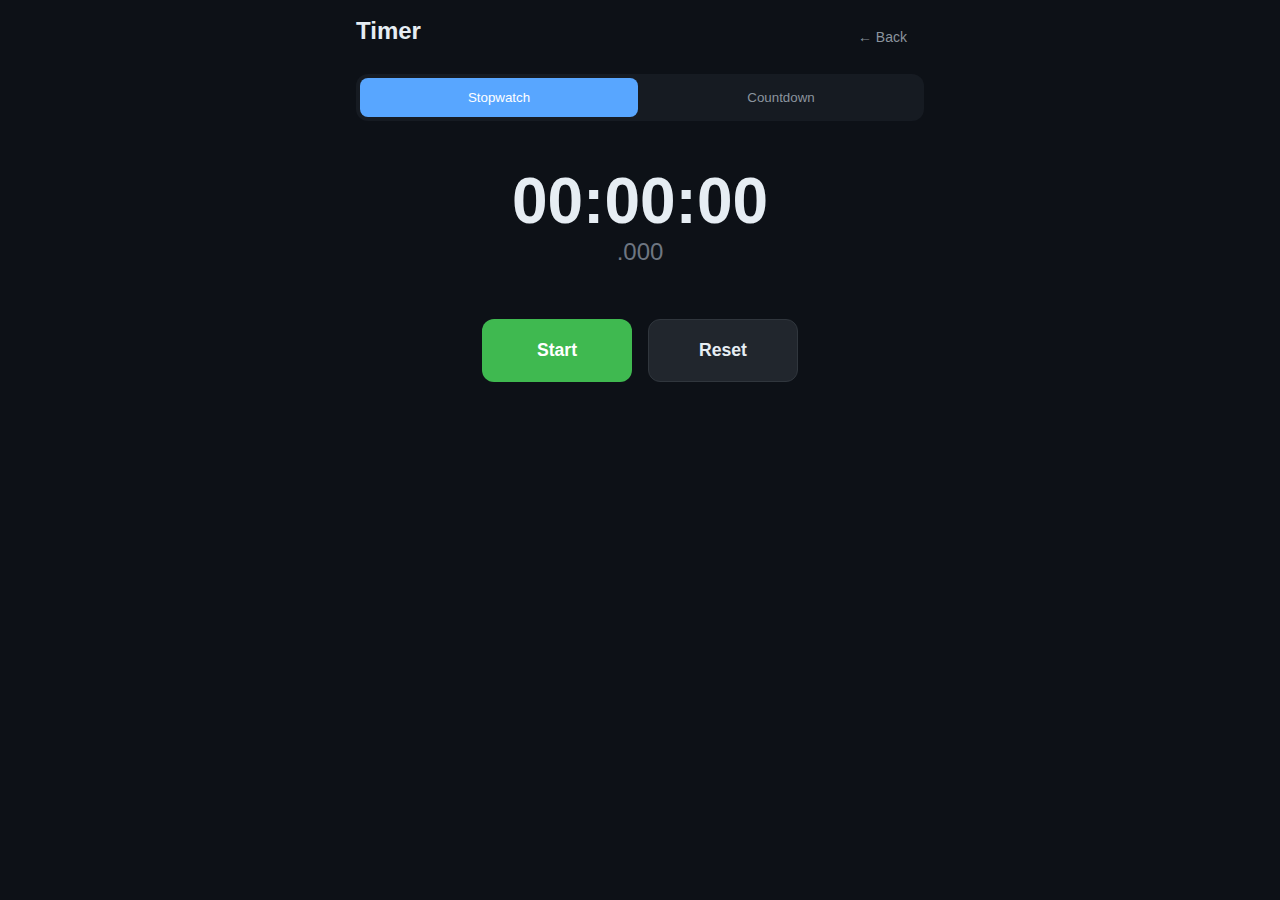
<file: timer.html>
<!DOCTYPE html>
<html lang="en">
<head>
    <meta charset="UTF-8">
    <meta name="viewport" content="width=device-width, initial-scale=1.0">
    <link rel="stylesheet" href="styles.css">
    <script src="theme.js"></script>
    <title>Timer - Event Tools</title>
</head>
<body>
    <div class="container" style="padding: 1rem; max-width: 600px;">
        <header class="flex items-center justify-between mb-4">
            <h1 style="font-size: 1.5rem;">Timer</h1>
            <button class="btn btn-ghost" onclick="window.location.href='index.html'">← Back</button>
        </header>

        <div class="mode-toggle mb-4">
            <button class="mode-btn active" id="stopwatchMode" onclick="setMode('stopwatch')">Stopwatch</button>
            <button class="mode-btn" id="timerMode" onclick="setMode('timer')">Countdown</button>
        </div>

        <div class="timer-display-container">
            <div class="timer-display" id="display">00:00:00</div>
            <div class="timer-ms" id="displayMs">.000</div>
        </div>

        <div id="timerSetup" class="card mb-4" style="display: none;">
            <h3 class="mb-2" style="font-size: 1rem;">Set Time</h3>
            <div class="time-inputs">
                <div class="time-input-group">
                    <input type="number" id="setHours" value="0" min="0" max="99">
                    <span>hrs</span>
                </div>
                <div class="time-input-group">
                    <input type="number" id="setMinutes" value="5" min="0" max="59">
                    <span>min</span>
                </div>
                <div class="time-input-group">
                    <input type="number" id="setSeconds" value="0" min="0" max="59">
                    <span>sec</span>
                </div>
            </div>
            <div class="preset-buttons mt-4">
                <button class="btn btn-secondary" onclick="setPreset(1)">1 min</button>
                <button class="btn btn-secondary" onclick="setPreset(3)">3 min</button>
                <button class="btn btn-secondary" onclick="setPreset(5)">5 min</button>
                <button class="btn btn-secondary" onclick="setPreset(10)">10 min</button>
            </div>
        </div>

        <div class="controls">
            <button class="control-btn primary" id="startBtn" onclick="startStop()">Start</button>
            <button class="control-btn secondary" id="resetBtn" onclick="reset()">Reset</button>
        </div>

        <div id="lapsContainer" style="display: none;">
            <div class="flex items-center justify-between mb-2 mt-4">
                <h3 style="font-size: 1rem;">Laps</h3>
                <button class="btn btn-ghost" onclick="addLap()">+ Lap</button>
            </div>
            <div id="lapsList" class="laps-list"></div>
        </div>
    </div>

    <style>
        .mode-toggle {
            display: flex;
            background: var(--bg-secondary);
            border-radius: var(--radius-lg);
            padding: 0.25rem;
            gap: 0.25rem;
        }
        
        .mode-btn {
            flex: 1;
            padding: 0.75rem;
            border: none;
            background: transparent;
            color: var(--text-secondary);
            font-weight: 500;
            border-radius: var(--radius-md);
            cursor: pointer;
            transition: all var(--transition);
        }
        
        .mode-btn.active {
            background: var(--accent);
            color: #fff;
        }
        
        .timer-display-container {
            text-align: center;
            padding: 2rem 1rem;
            margin-bottom: 1rem;
        }
        
        .timer-display {
            font-size: 4rem;
            font-weight: 700;
            font-variant-numeric: tabular-nums;
            color: var(--text-primary);
            line-height: 1;
        }
        
        .timer-ms {
            font-size: 1.5rem;
            color: var(--text-muted);
            font-variant-numeric: tabular-nums;
        }
        
        .timer-display-container.warning .timer-display {
            color: var(--warning);
        }
        
        .timer-display-container.danger .timer-display {
            color: var(--error);
            animation: pulse 0.5s ease-in-out infinite alternate;
        }
        
        @keyframes pulse {
            from { opacity: 1; }
            to { opacity: 0.5; }
        }
        
        .time-inputs {
            display: flex;
            justify-content: center;
            gap: 1rem;
        }
        
        .time-input-group {
            display: flex;
            flex-direction: column;
            align-items: center;
            gap: 0.25rem;
        }
        
        .time-input-group input {
            width: 70px;
            text-align: center;
            font-size: 1.5rem;
            font-weight: 600;
            padding: 0.75rem;
        }
        
        .time-input-group span {
            font-size: 0.75rem;
            color: var(--text-muted);
            text-transform: uppercase;
        }
        
        .preset-buttons {
            display: flex;
            gap: 0.5rem;
            justify-content: center;
            flex-wrap: wrap;
        }
        
        .controls {
            display: flex;
            gap: 1rem;
            justify-content: center;
        }
        
        .control-btn {
            flex: 1;
            max-width: 150px;
            padding: 1.25rem 2rem;
            font-size: 1.1rem;
            font-weight: 600;
            border: none;
            border-radius: var(--radius-lg);
            cursor: pointer;
            transition: all var(--transition);
        }
        
        .control-btn.primary {
            background: var(--success);
            color: #fff;
        }
        
        .control-btn.primary.running {
            background: var(--error);
        }
        
        .control-btn.secondary {
            background: var(--bg-tertiary);
            color: var(--text-primary);
            border: 1px solid var(--border);
        }
        
        .control-btn:active {
            transform: scale(0.98);
        }
        
        .laps-list {
            display: flex;
            flex-direction: column;
            gap: 0.5rem;
        }
        
        .lap-item {
            display: flex;
            justify-content: space-between;
            align-items: center;
            padding: 0.75rem 1rem;
            background: var(--bg-secondary);
            border: 1px solid var(--border);
            border-radius: var(--radius-md);
        }
        
        .lap-number {
            color: var(--text-muted);
            font-size: 0.875rem;
        }
        
        .lap-time {
            font-weight: 600;
            font-variant-numeric: tabular-nums;
        }
        
        .lap-diff {
            color: var(--text-muted);
            font-size: 0.875rem;
            font-variant-numeric: tabular-nums;
        }
    </style>

    <script>
        let mode = 'stopwatch';
        let running = false;
        let startTime = 0;
        let elapsedTime = 0;
        let countdownTime = 0;
        let intervalId = null;
        let laps = [];

        function setMode(newMode) {
            mode = newMode;
            reset();
            
            document.getElementById('stopwatchMode').classList.toggle('active', mode === 'stopwatch');
            document.getElementById('timerMode').classList.toggle('active', mode === 'timer');
            document.getElementById('timerSetup').style.display = mode === 'timer' ? 'block' : 'none';
            document.getElementById('lapsContainer').style.display = mode === 'stopwatch' ? 'block' : 'none';
        }

        function setPreset(minutes) {
            document.getElementById('setHours').value = 0;
            document.getElementById('setMinutes').value = minutes;
            document.getElementById('setSeconds').value = 0;
        }

        function getCountdownMs() {
            const h = parseInt(document.getElementById('setHours').value) || 0;
            const m = parseInt(document.getElementById('setMinutes').value) || 0;
            const s = parseInt(document.getElementById('setSeconds').value) || 0;
            return (h * 3600 + m * 60 + s) * 1000;
        }

        function formatTime(ms) {
            const totalSeconds = Math.floor(ms / 1000);
            const hours = Math.floor(totalSeconds / 3600);
            const minutes = Math.floor((totalSeconds % 3600) / 60);
            const seconds = totalSeconds % 60;
            
            return `${String(hours).padStart(2, '0')}:${String(minutes).padStart(2, '0')}:${String(seconds).padStart(2, '0')}`;
        }

        function formatMs(ms) {
            return `.${String(ms % 1000).padStart(3, '0')}`;
        }

        function updateDisplay() {
            const display = document.getElementById('display');
            const displayMs = document.getElementById('displayMs');
            const container = document.querySelector('.timer-display-container');
            
            let displayTime;
            
            if (mode === 'stopwatch') {
                displayTime = elapsedTime;
                container.classList.remove('warning', 'danger');
            } else {
                displayTime = Math.max(0, countdownTime - elapsedTime);
                
                container.classList.remove('warning', 'danger');
                if (displayTime <= 10000 && displayTime > 0) {
                    container.classList.add('danger');
                } else if (displayTime <= 30000) {
                    container.classList.add('warning');
                }
                
                if (displayTime <= 0 && running) {
                    stop();
                    playAlarm();
                }
            }
            
            display.textContent = formatTime(displayTime);
            displayMs.textContent = formatMs(displayTime);
        }

        function tick() {
            elapsedTime = Date.now() - startTime;
            updateDisplay();
        }

        function startStop() {
            if (running) {
                stop();
            } else {
                start();
            }
        }

        function start() {
            if (mode === 'timer') {
                countdownTime = getCountdownMs();
                if (countdownTime <= 0) return;
                document.getElementById('timerSetup').style.display = 'none';
            }
            
            running = true;
            startTime = Date.now() - elapsedTime;
            intervalId = setInterval(tick, 10);
            
            const btn = document.getElementById('startBtn');
            btn.textContent = 'Stop';
            btn.classList.add('running');
            
            if (mode === 'stopwatch') {
                document.getElementById('lapsContainer').style.display = 'block';
            }
        }

        function stop() {
            running = false;
            clearInterval(intervalId);
            
            const btn = document.getElementById('startBtn');
            btn.textContent = 'Start';
            btn.classList.remove('running');
        }

        function reset() {
            stop();
            elapsedTime = 0;
            laps = [];
            updateDisplay();
            renderLaps();
            
            document.querySelector('.timer-display-container').classList.remove('warning', 'danger');
            
            if (mode === 'timer') {
                document.getElementById('timerSetup').style.display = 'block';
            }
        }

        function addLap() {
            if (!running && elapsedTime === 0) return;
            
            const lastLapTime = laps.length > 0 ? laps[0].total : 0;
            laps.unshift({
                total: elapsedTime,
                diff: elapsedTime - lastLapTime
            });
            renderLaps();
        }

        function renderLaps() {
            const container = document.getElementById('lapsList');
            container.innerHTML = laps.map((lap, i) => `
                <div class="lap-item">
                    <span class="lap-number">Lap ${laps.length - i}</span>
                    <span class="lap-diff">+${formatTime(lap.diff)}</span>
                    <span class="lap-time">${formatTime(lap.total)}</span>
                </div>
            `).join('');
        }

        function playAlarm() {
            // Create a loud, attention-grabbing alarm
            const audioContext = new (window.AudioContext || window.webkitAudioContext)();
            
            const frequencies = [880, 1100, 880, 1100, 880, 1100];
            
            frequencies.forEach((freq, i) => {
                setTimeout(() => {
                    const oscillator = audioContext.createOscillator();
                    const gainNode = audioContext.createGain();
                    
                    oscillator.connect(gainNode);
                    gainNode.connect(audioContext.destination);
                    
                    oscillator.frequency.value = freq;
                    oscillator.type = 'square';
                    
                    gainNode.gain.setValueAtTime(0.5, audioContext.currentTime);
                    gainNode.gain.setValueAtTime(0.5, audioContext.currentTime + 0.15);
                    gainNode.gain.exponentialRampToValueAtTime(0.01, audioContext.currentTime + 0.2);
                    
                    oscillator.start(audioContext.currentTime);
                    oscillator.stop(audioContext.currentTime + 0.2);
                }, i * 250);
            });
            
            // Vibrate if supported
            if (navigator.vibrate) {
                navigator.vibrate([200, 100, 200, 100, 200, 100, 200, 100, 200, 100, 200]);
            }
        }

        updateDisplay();
    </script>
</body>
</html>
</file>
<file: styles.css>
/* CSS Variables */
:root {
    --bg-primary: #0d1117;
    --bg-secondary: #161b22;
    --bg-tertiary: #21262d;
    --bg-hover: #30363d;

    --text-primary: #e6edf3;
    --text-secondary: #8b949e;
    --text-muted: #6e7681;

    --accent: #58a6ff;
    --accent-hover: #79b8ff;
    --accent-subtle: rgba(88, 166, 255, 0.15);

    --success: #3fb950;
    --warning: #d29922;
    --error: #f85149;

    --border: #30363d;
    --border-light: #21262d;

    --shadow: 0 8px 24px rgba(0, 0, 0, 0.4);
    --shadow-sm: 0 2px 8px rgba(0, 0, 0, 0.3);

    --radius-sm: 6px;
    --radius-md: 8px;
    --radius-lg: 12px;

    --transition: 0.2s ease;
}

/* Reset & Base */
*, *::before, *::after {
    box-sizing: border-box;
    margin: 0;
    padding: 0;
}

html {
    font-size: var(--base-font-size, 16px);
    -webkit-font-smoothing: antialiased;
    -moz-osx-font-smoothing: grayscale;
}

body {
    font-family: -apple-system, BlinkMacSystemFont, 'Segoe UI', 'Noto Sans', Helvetica, Arial, sans-serif;
    background-color: var(--bg-primary);
    color: var(--text-primary);
    line-height: 1.6;
    min-height: 100vh;
}

/* Typography */
h1, h2, h3, h4, h5, h6 {
    color: var(--text-primary);
    font-weight: 600;
    line-height: 1.25;
    margin-bottom: 0.5em;
}

h1 { font-size: 2rem; }
h2 { font-size: 1.5rem; }
h3 { font-size: 1.25rem; }

p {
    color: var(--text-secondary);
    margin-bottom: 1rem;
}

a {
    color: var(--accent);
    text-decoration: none;
    transition: color var(--transition);
}

a:hover {
    color: var(--accent-hover);
    text-decoration: underline;
}

/* Container */
.container {
    max-width: 1200px;
    margin: 0 auto;
    padding: 2rem;
}

/* Cards */
.card {
    background: var(--bg-secondary);
    border: 1px solid var(--border);
    border-radius: var(--radius-lg);
    padding: 1.5rem;
    transition: box-shadow var(--transition), border-color var(--transition);
}

.card:hover {
    border-color: var(--border);
    box-shadow: var(--shadow-sm);
}

/* Buttons */
.btn {
    display: inline-flex;
    align-items: center;
    justify-content: center;
    gap: 0.5rem;
    padding: 0.625rem 1rem;
    font-size: 0.875rem;
    font-weight: 500;
    border-radius: var(--radius-md);
    border: 1px solid transparent;
    cursor: pointer;
    transition: all var(--transition);
}

.btn-primary {
    background: var(--accent);
    color: #fff;
}

.btn-primary:hover {
    background: var(--accent-hover);
}

.btn-secondary {
    background: var(--bg-tertiary);
    color: var(--text-primary);
    border-color: var(--border);
}

.btn-secondary:hover {
    background: var(--bg-hover);
    border-color: var(--text-muted);
}

.btn-ghost {
    background: transparent;
    color: var(--text-secondary);
}

.btn-ghost:hover {
    background: var(--bg-tertiary);
    color: var(--text-primary);
}

/* Form Elements */
input, textarea, select {
    width: 100%;
    padding: 0.625rem 0.875rem;
    font-size: 0.875rem;
    color: var(--text-primary);
    background: var(--bg-primary);
    border: 1px solid var(--border);
    border-radius: var(--radius-md);
    outline: none;
    transition: border-color var(--transition), box-shadow var(--transition);
}

input:focus, textarea:focus, select:focus {
    border-color: var(--accent);
    box-shadow: 0 0 0 3px var(--accent-subtle);
}

input::placeholder, textarea::placeholder {
    color: var(--text-muted);
}

label {
    display: block;
    font-size: 0.875rem;
    font-weight: 500;
    color: var(--text-primary);
    margin-bottom: 0.5rem;
}

/* Tables */
table {
    width: 100%;
    border-collapse: collapse;
}

th, td {
    padding: 0.75rem 1rem;
    text-align: left;
    border-bottom: 1px solid var(--border-light);
}

th {
    font-weight: 600;
    color: var(--text-primary);
    background: var(--bg-secondary);
}

tr:hover {
    background: var(--bg-tertiary);
}

/* Badges */
.badge {
    display: inline-flex;
    align-items: center;
    padding: 0.25rem 0.625rem;
    font-size: 0.75rem;
    font-weight: 500;
    border-radius: 9999px;
    background: var(--accent-subtle);
    color: var(--accent);
}

.badge-success {
    background: rgba(63, 185, 80, 0.15);
    color: var(--success);
}

.badge-warning {
    background: rgba(210, 153, 34, 0.15);
    color: var(--warning);
}

.badge-error {
    background: rgba(248, 81, 73, 0.15);
    color: var(--error);
}

/* Utility Classes */
.text-center { text-align: center; }
.text-muted { color: var(--text-muted); }
.text-sm { font-size: 0.875rem; }

.flex { display: flex; }
.flex-col { flex-direction: column; }
.items-center { align-items: center; }
.justify-between { justify-content: space-between; }
.gap-1 { gap: 0.25rem; }
.gap-2 { gap: 0.5rem; }
.gap-4 { gap: 1rem; }

.mt-2 { margin-top: 0.5rem; }
.mt-4 { margin-top: 1rem; }
.mb-2 { margin-bottom: 0.5rem; }
.mb-4 { margin-bottom: 1rem; }

/* Modal */
.modal-overlay {
    position: fixed;
    top: 0;
    left: 0;
    right: 0;
    bottom: 0;
    background: rgba(0, 0, 0, 0.7);
    display: flex;
    align-items: center;
    justify-content: center;
    z-index: 1000;
    padding: 1rem;
}

.modal-content {
    background: var(--bg-secondary);
    border: 2px solid var(--border);
    border-radius: var(--radius-lg);
    padding: 2rem;
    text-align: center;
    max-width: 400px;
    width: 100%;
    animation: modalIn 0.3s ease-out;
}

@keyframes modalIn {
    from { opacity: 0; transform: scale(0.9); }
    to { opacity: 1; transform: scale(1); }
}

.modal-title {
    font-size: 1.5rem;
    font-weight: 700;
    color: var(--text-primary);
    margin-bottom: 0.5rem;
}

.modal-text {
    color: var(--text-secondary);
    margin-bottom: 1.5rem;
}

.modal-buttons {
    display: flex;
    flex-direction: column;
    gap: 0.75rem;
}

.modal-options {
    display: flex;
    flex-direction: row;
    gap: 0.75rem;
    justify-content: center;
}

.modal-option {
    display: flex;
    align-items: center;
    justify-content: center;
    padding: 0.5rem 1.25rem;
    background: var(--bg-tertiary);
    border: 1px solid var(--border);
    border-radius: var(--radius-md);
    cursor: pointer;
    transition: all var(--transition);
    text-align: center;
    font-size: 1.1rem;
    font-weight: 500;
}

.modal-option:hover {
    border-color: var(--accent);
    background: var(--accent-subtle);
}

.modal-option-title {
    font-weight: 600;
    color: var(--text-primary);
    margin-bottom: 0;
}

.modal-option-title[style*="color: var(--error)"] {
    color: var(--error) !important;
}

/* Hamburger & Sidebar */
.hamburger-menu.left {
    position: fixed;
    top: 1rem;
    left: 1rem;
    z-index: 100;
}

.hamburger-btn {
    background: var(--bg-secondary);
    border: 1px solid var(--border-color);
    border-radius: 8px;
    padding: 0.5rem 0.75rem;
    cursor: pointer;
    color: var(--text-primary);
    font-size: 1.5rem;
    line-height: 1;
}

.sidebar-menu {
    display: block;
    position: fixed;
    top: 0;
    left: 0;
    height: 100vh;
    width: 170px;
    max-width: 60vw;
    background: var(--bg-secondary);
    border-right: 1px solid var(--border-color);
    box-shadow: 2px 0 12px rgba(0,0,0,0.2);
    padding-top: 3.5rem;
    z-index: 200;
    border-radius: 0 12px 12px 0;
    transform: translateX(-110%);
    transition: transform 0.22s cubic-bezier(.4,1.4,.6,1);
    pointer-events: none;
    opacity: 0.98;
}

.sidebar-menu.open {
    transform: translateX(0);
    pointer-events: auto;
    opacity: 1;
}

.sidebar-menu .sidebar-item {
    display: block;
    width: 100%;
    padding: 1rem 1.5rem;
    background: none;
    border: none;
    color: var(--text-primary);
    text-align: left;
    cursor: pointer;
    font-size: 1.1rem;
}

@media (max-width: 700px) {
    .sidebar-menu {
        width: 70vw;
        max-width: 90vw;
        border-radius: 0 18px 18px 0;
    }
}

/* Search */
.search-results {
    display: flex;
    flex-direction: column;
    gap: 0.25rem;
    max-height: 350px;
    overflow-y: auto;
}

.search-item {
    display: flex;
    justify-content: space-between;
    align-items: center;
    padding: 0.75rem;
    background: var(--bg-tertiary);
    border: 1px solid var(--border);
    border-radius: var(--radius-md);
    cursor: pointer;
    transition: all var(--transition);
}

.search-item:hover {
    border-color: var(--accent);
    background: var(--accent-subtle);
}

.search-item-name {
    font-weight: 600;
    color: var(--text-primary);
}

.search-item-type {
    font-size: 0.7rem;
    color: var(--text-muted);
    text-transform: uppercase;
    letter-spacing: 0.5px;
    margin-top: 0.125rem;
    line-height: 1;
}

.search-toggle {
    font-size: 0.75rem;
    font-weight: 600;
    padding: 0.25rem 0.5rem;
    border-radius: var(--radius-sm);
    background: var(--bg-secondary);
    color: var(--text-muted);
}

.search-toggle.on {
    background: var(--accent);
    color: #fff;
}

/* Onboarding */
.onboard-progress {
    margin-bottom: 1.5rem;
}

.onboard-dots {
    display: flex;
    justify-content: center;
    gap: 0.5rem;
}

.onboard-dot {
    width: 8px;
    height: 8px;
    border-radius: 50%;
    background: var(--bg-tertiary);
    transition: all var(--transition);
}

.onboard-dot.active {
    background: var(--accent);
    width: 24px;
    border-radius: 4px;
}

.onboard-nav {
    display: flex;
    justify-content: space-between;
    align-items: center;
    margin-top: 1.5rem;
    padding-top: 1rem;
    border-top: 1px solid var(--border);
}

/* Customize */
.customize-options {
    display: flex;
    flex-direction: column;
    gap: 1.25rem;
    text-align: left;
}

.customize-group label {
    display: block;
    font-weight: 600;
    color: var(--text-primary);
    margin-bottom: 0.5rem;
}

.color-options {
    display: flex;
    gap: 0.5rem;
    flex-wrap: wrap;
}

.color-swatch {
    width: 40px;
    height: 40px;
    border-radius: 50%;
    border: 3px solid transparent;
    cursor: pointer;
    transition: all var(--transition);
}

.color-swatch:hover {
    transform: scale(1.1);
}

.color-swatch.active {
    border-color: var(--text-primary);
    box-shadow: 0 0 0 2px var(--bg-secondary);
}

.font-size-options,
.theme-options {
    display: flex;
    gap: 0.5rem;
}

.font-size-btn.active,
.theme-btn.active {
    background: var(--accent);
    color: #fff;
    border-color: var(--accent);
}

/* Toggles */
.setting-row {
    display: flex;
    align-items: center;
    justify-content: space-between;
}

.setting-row label {
    margin-bottom: 0;
}

.toggle-btn {
    width: 50px;
    height: 28px;
    background: var(--bg-tertiary);
    border: 1px solid var(--border);
    border-radius: 14px;
    cursor: pointer;
    position: relative;
    transition: all var(--transition);
}

.toggle-slider {
    position: absolute;
    top: 3px;
    left: 3px;
    width: 20px;
    height: 20px;
    background: var(--text-muted);
    border-radius: 50%;
    transition: all var(--transition);
}

.toggle-btn.active {
    background: var(--accent);
    border-color: var(--accent);
}

.toggle-btn.active .toggle-slider {
    left: 25px;
    background: #fff;
}

/* Scrollbar */
::-webkit-scrollbar {
    width: 8px;
    height: 8px;
}

::-webkit-scrollbar-track {
    background: var(--bg-secondary);
}

::-webkit-scrollbar-thumb {
    background: var(--bg-hover);
    border-radius: 4px;
}

::-webkit-scrollbar-thumb:hover {
    background: var(--text-muted);
}

/* Selection */
::selection {
    background: var(--accent-subtle);
    color: var(--text-primary);
}
</file>
